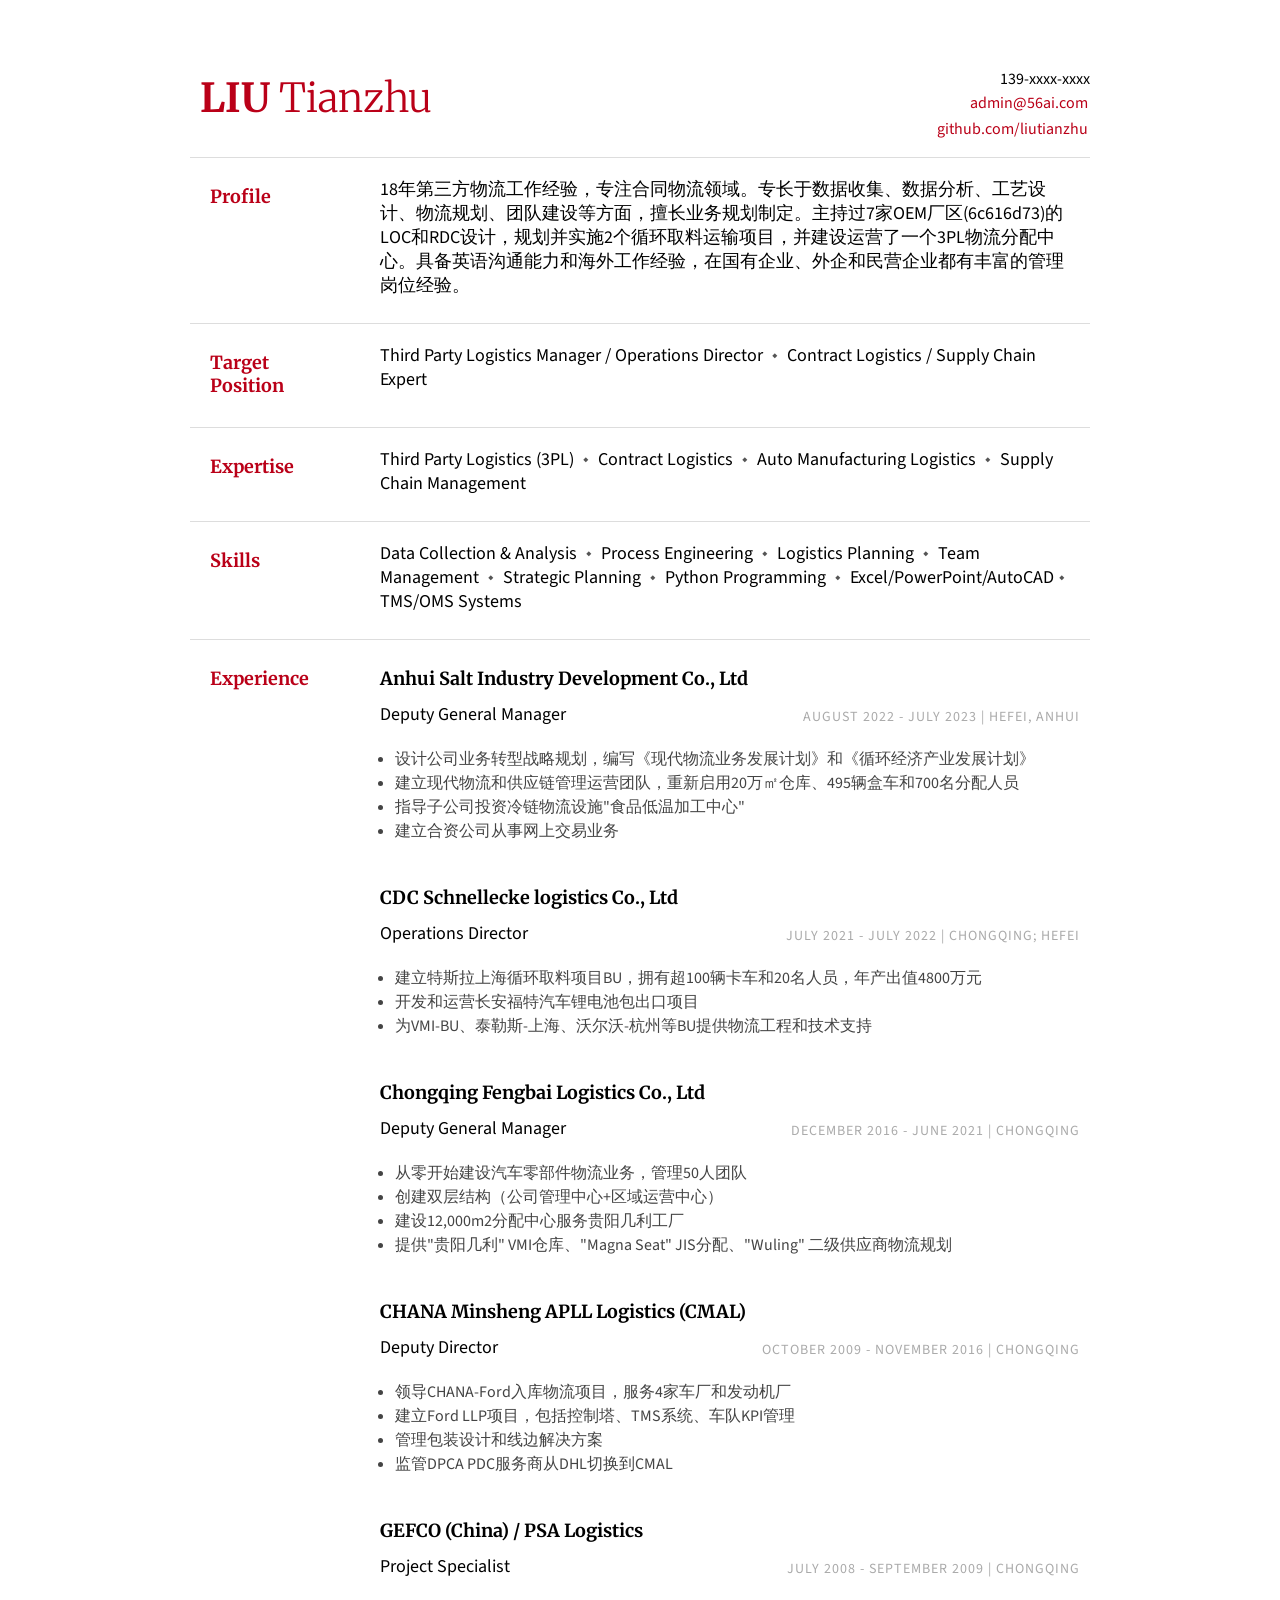
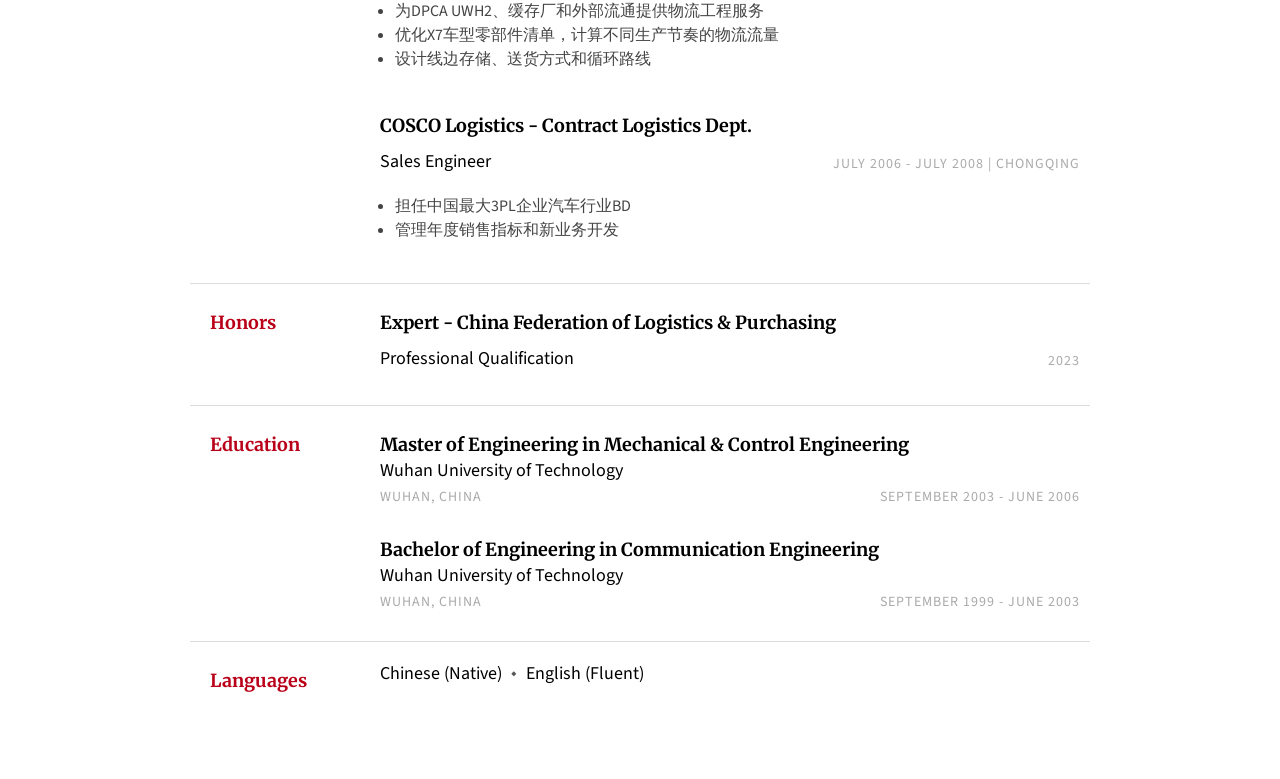
<file: index.html>
<!doctype html>
<html lang="zh-CN">

<head>
    <meta charset="UTF-8">
    <title>liutianzhu - 个人简历</title>
    <link rel="stylesheet" href="style.css">
    <link href="https://fonts.googleapis.com/css?family=Merriweather:300,400,700|Source+Sans+Pro:400,400i"
        rel="stylesheet">
</head>

<body>
    <div class="page">
        <!-- 姓名和联系方式 -->
        <div class="section row">
            <h1 class="col"><span style="font-weight:700">LIU</span> Tianzhu</h1>
            <div class="contact-info col-right">
                <div>139-xxxx-xxxx</div>
                <div><a href="mailto:admin@56ai.com">admin@56ai.com</a></div>
                <div><a href="https://github.com/liutianzhu">github.com/liutianzhu</a></div>
            </div>
        </div>

        <!-- 个人简述 -->
        <div class="section row">
            <h2 class="col">Profile</h2>
            <div class="section-text col-right">
                18年第三方物流工作经验，专注合同物流领域。专长于数据收集、数据分析、工艺设计、物流规划、团队建设等方面，擅长业务规划制定。主持过7家OEM厂区(6c616d73)的LOC和RDC设计，规划并实施2个循环取料运输项目，并建设运营了一个3PL物流分配中心。具备英语沟通能力和海外工作经验，在国有企业、外企和民营企业都有丰富的管理岗位经验。
            </div>
        </div>

        <!-- 求职意向 -->
        <div class="section row">
            <h2 class="col">Target Position</h2>
            <div class="section-text col-right">
                <span class="key">Third Party Logistics Manager / Operations Director</span>
                <span class="key">Contract Logistics / Supply Chain Expert</span>
            </div>
        </div>

        <!-- 专业领域 -->
        <div class="section row">
            <h2 class="col">Expertise</h2>
            <div class="section-text col-right">
                <span class="key">Third Party Logistics (3PL)</span>
                <span class="key">Contract Logistics</span>
                <span class="key">Auto Manufacturing Logistics</span>
                <span class="key">Supply Chain Management</span>
            </div>
        </div>

        <!-- 技能专长 -->
        <div class="section row">
            <h2 class="col">Skills</h2>
            <div class="section-text col-right">
                <span class="key">Data Collection & Analysis</span>
                <span class="key">Process Engineering</span>
                <span class="key">Logistics Planning</span>
                <span class="key">Team Management</span>
                <span class="key">Strategic Planning</span>
                <span class="key">Python Programming</span>
                <span class="key">Excel/PowerPoint/AutoCAD</span>
                <span class="key">TMS/OMS Systems</span>
            </div>
        </div>

        <!-- 工作经历 -->
        <div class="section row">
            <h2 class="col">Experience</h2>
            
            <div class="section-text col-right">
                <div class="row">
                    <div class="col">
                        <h3>Anhui Salt Industry Development Co., Ltd</h3>
                    </div>
                </div>
                <div class="row subsection">
                    <div class="emph col">Deputy General Manager</div>
                    <div class="col-right light">August 2022 - July 2023 | Hefei, Anhui</div>
                </div>
                <ul class="desc">
                    <li>设计公司业务转型战略规划，编写《现代物流业务发展计划》和《循环经济产业发展计划》</li>
                    <li>建立现代物流和供应链管理运营团队，重新启用20万㎡仓库、495辆盒车和700名分配人员</li>
                    <li>指导子公司投资冷链物流设施"食品低温加工中心"</li>
                    <li>建立合资公司从事网上交易业务</li>
                </ul>
            </div>

            <div class="section-text col-right">
                <div class="row">
                    <div class="col">
                        <h3>CDC Schnellecke logistics Co., Ltd</h3>
                    </div>
                </div>
                <div class="row subsection">
                    <div class="emph col">Operations Director</div>
                    <div class="col-right light">July 2021 - July 2022 | Chongqing; Hefei</div>
                </div>
                <ul class="desc">
                    <li>建立特斯拉上海循环取料项目BU，拥有超100辆卡车和20名人员，年产出值4800万元</li>
                    <li>开发和运营长安福特汽车锂电池包出口项目</li>
                    <li>为VMI-BU、泰勒斯-上海、沃尔沃-杭州等BU提供物流工程和技术支持</li>
                </ul>
            </div>

            <div class="section-text col-right">
                <div class="row">
                    <div class="col">
                        <h3>Chongqing Fengbai Logistics Co., Ltd</h3>
                    </div>
                </div>
                <div class="row subsection">
                    <div class="emph col">Deputy General Manager</div>
                    <div class="col-right light">December 2016 - June 2021 | Chongqing</div>
                </div>
                <ul class="desc">
                    <li>从零开始建设汽车零部件物流业务，管理50人团队</li>
                    <li>创建双层结构（公司管理中心+区域运营中心）</li>
                    <li>建设12,000m2分配中心服务贵阳几利工厂</li>
                    <li>提供"贵阳几利" VMI仓库、"Magna Seat" JIS分配、"Wuling" 二级供应商物流规划</li>
                </ul>
            </div>

            <div class="section-text col-right">
                <div class="row">
                    <div class="col">
                        <h3>CHANA Minsheng APLL Logistics (CMAL)</h3>
                    </div>
                </div>
                <div class="row subsection">
                    <div class="emph col">Deputy Director</div>
                    <div class="col-right light">October 2009 - November 2016 | Chongqing</div>
                </div>
                <ul class="desc">
                    <li>领导CHANA-Ford入库物流项目，服务4家车厂和发动机厂</li>
                    <li>建立Ford LLP项目，包括控制塔、TMS系统、车队KPI管理</li>
                    <li>管理包装设计和线边解决方案</li>
                    <li>监管DPCA PDC服务商从DHL切换到CMAL</li>
                </ul>
            </div>

            <div class="section-text col-right">
                <div class="row">
                    <div class="col">
                        <h3>GEFCO (China) / PSA Logistics</h3>
                    </div>
                </div>
                <div class="row subsection">
                    <div class="emph col">Project Specialist</div>
                    <div class="col-right light">July 2008 - September 2009 | Chongqing</div>
                </div>
                <ul class="desc">
                    <li>为DPCA UWH2、缓存厂和外部流通提供物流工程服务</li>
                    <li>优化X7车型零部件清单，计算不同生产节奏的物流流量</li>
                    <li>设计线边存储、送货方式和循环路线</li>
                </ul>
            </div>

            <div class="section-text col-right">
                <div class="row">
                    <div class="col">
                        <h3>COSCO Logistics - Contract Logistics Dept.</h3>
                    </div>
                </div>
                <div class="row subsection">
                    <div class="emph col">Sales Engineer</div>
                    <div class="col-right light">July 2006 - July 2008 | Chongqing</div>
                </div>
                <ul class="desc">
                    <li>担任中国最大3PL企业汽车行业BD</li>
                    <li>管理年度销售指标和新业务开发</li>
                </ul>
            </div>
        </div>

        <!-- 荣誉证书 -->
        <div class="section row">
            <h2 class="col">Honors</h2>
            <div class="section-text col-right">
                <div class="row">
                    <div class="col">
                        <h3>Expert - China Federation of Logistics & Purchasing</h3>
                    </div>
                </div>
                <div class="row subsection">
                    <div class="emph col">Professional Qualification</div>
                    <div class="col-right light">2023</div>
                </div>
            </div>
        </div>

        <!-- 教育背景 -->
        <div class="section row">
            <h2 class="col">Education</h2>
            <div class="section-text col-right">
                <h3><span class="emph">Master of Engineering</span> in Mechanical & Control Engineering</h3>
                <div>Wuhan University of Technology</div>
                <div class="row">
                    <div class="col light">Wuhan, China</div>
                    <div class="col-right light">September 2003 - June 2006</div>
                </div>
            </div>
            <div class="section-text col-right">
                <h3><span class="emph">Bachelor of Engineering</span> in Communication Engineering</h3>
                <div>Wuhan University of Technology</div>
                <div class="row">
                    <div class="col light">Wuhan, China</div>
                    <div class="col-right light">September 1999 - June 2003</div>
                </div>
            </div>
        </div>

        <!-- 语言能力 -->
        <div class="section row">
            <h2 class="col">Languages</h2>
            <div class="section-text col-right">
                <span class="key">Chinese (Native)</span>
                <span class="key">English (Fluent)</span>
            </div>
        </div>

    </div>
</body>
</html>
</file>
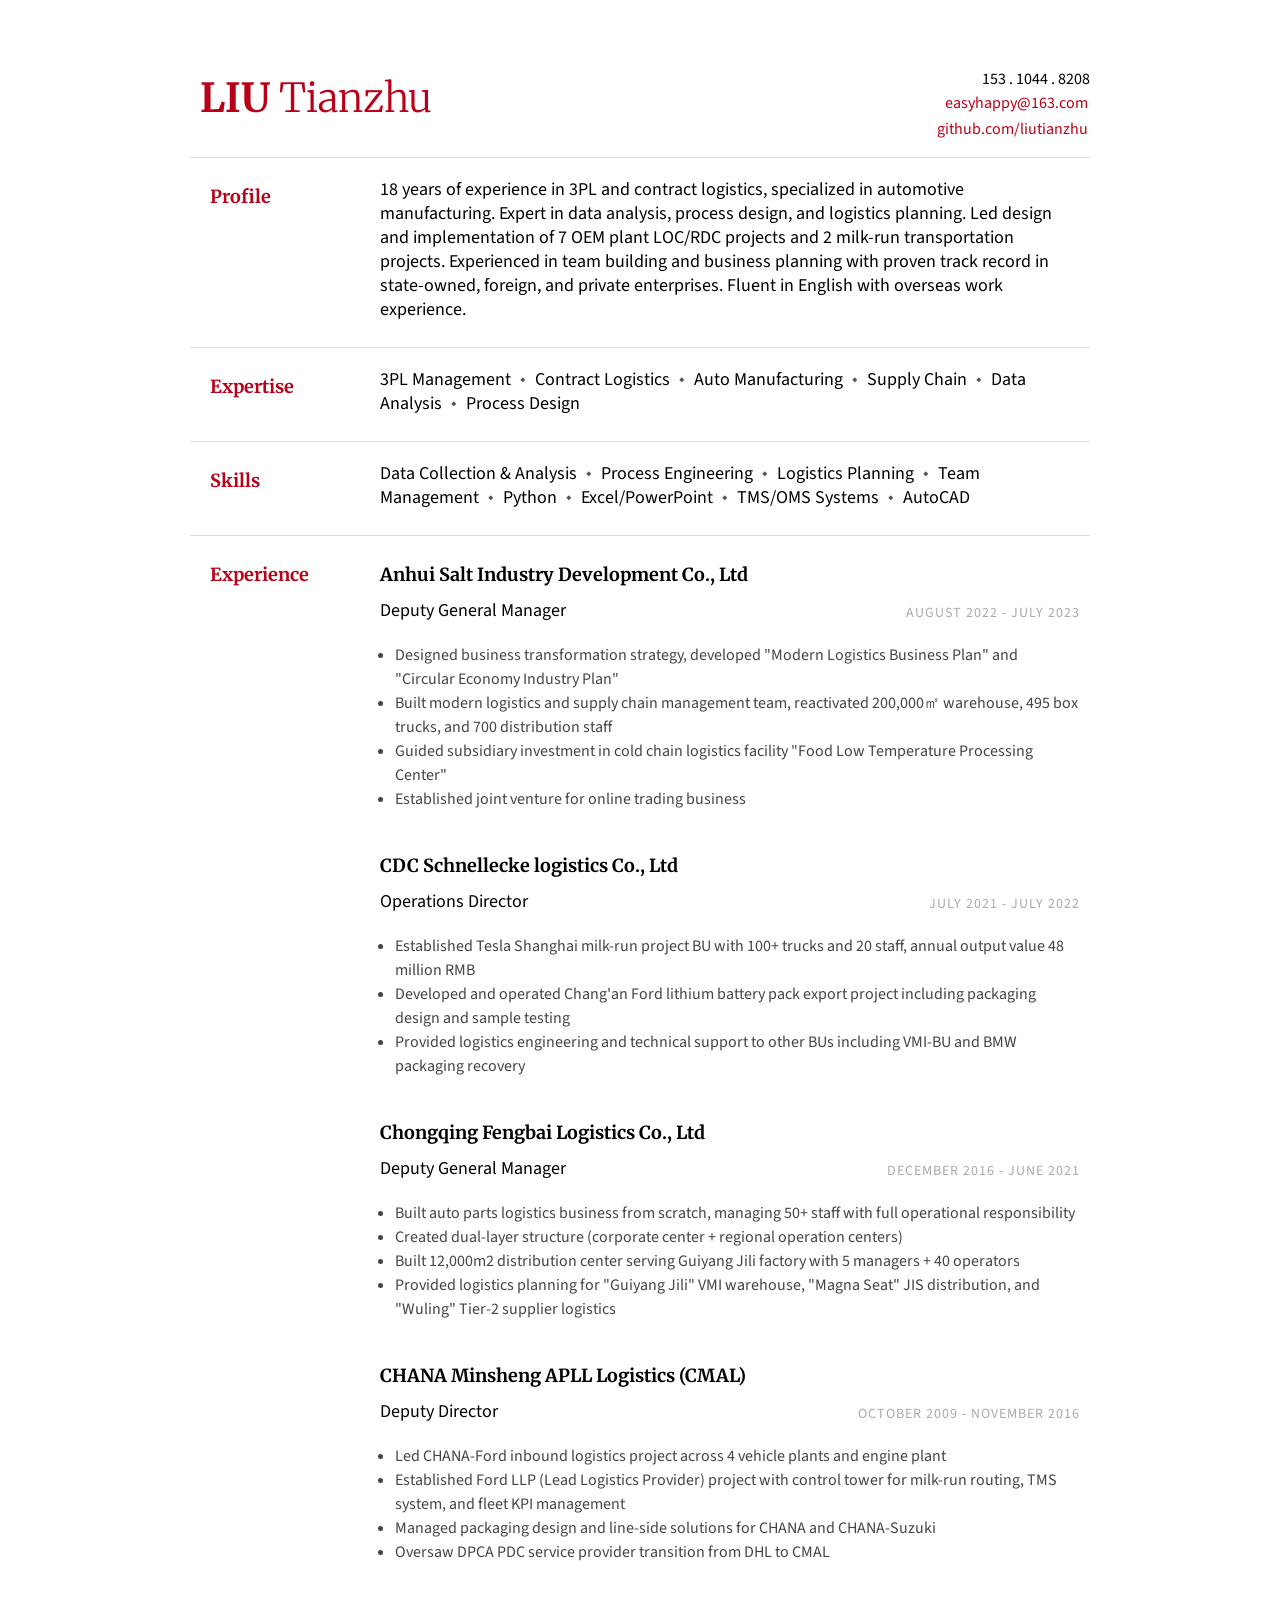
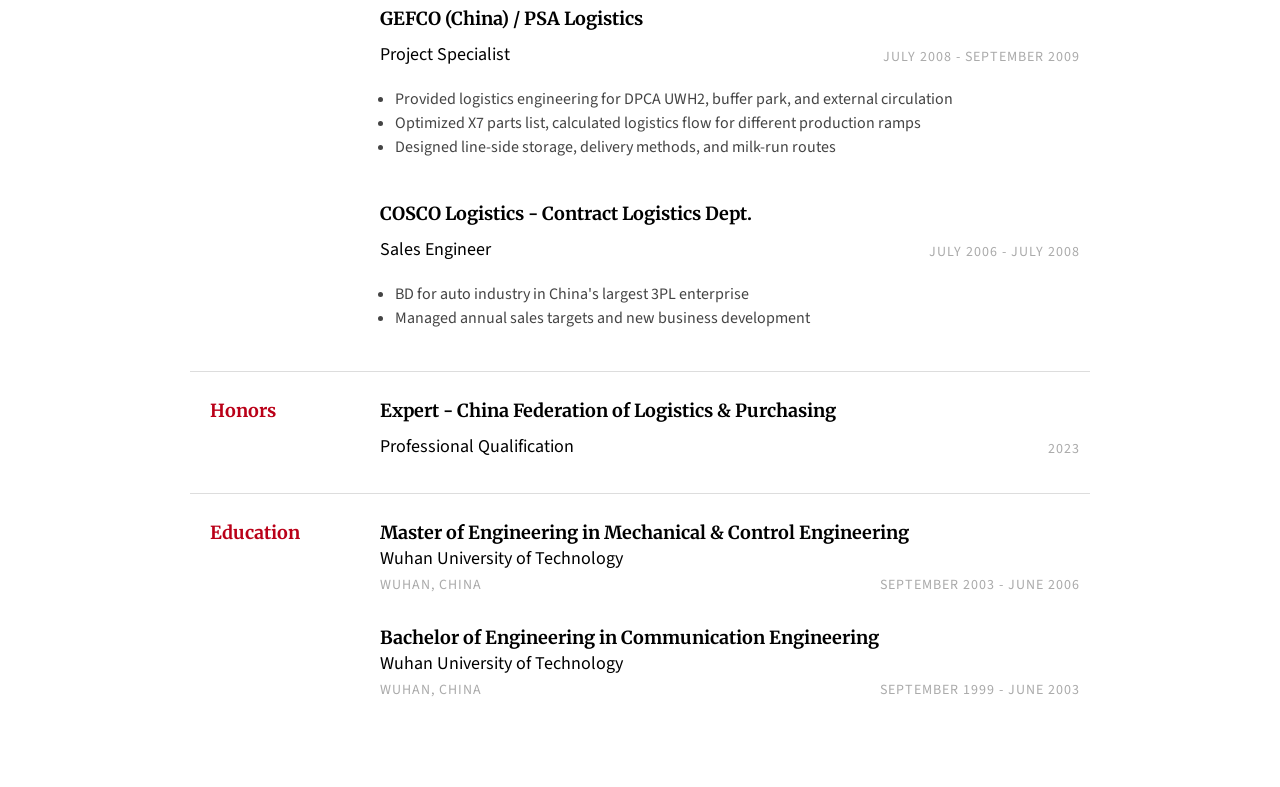
<file: resume/index.html>
<!doctype html>
<html lang="zh-CN">

<head>
    <meta charset="UTF-8">
    <title>LIU Tianzhu - Resume</title>
    <link rel="stylesheet" href="style.css">
    <link href="https://fonts.googleapis.com/css?family=Merriweather:300,400,700|Source+Sans+Pro:400,400i"
        rel="stylesheet">
</head>

<body>
    <div class="page">
        <!-- 姓名和联系方式 -->
        <div class="section row">
            <h1 class="col"><span style="font-weight:700">LIU</span> Tianzhu</h1>
            <div class="contact-info col-right">
                <div>153 . 1044 . 8208</div>
                <div><a href="mailto:easyhappy@163.com">easyhappy@163.com</a></div>
                <div><a href="https://github.com/liutianzhu">github.com/liutianzhu</a></div>
            </div>
        </div>

        <!-- 个人简述 - 移动到第一段 -->
        <div class="section row">
            <h2 class="col">Profile</h2>
            <div class="section-text col-right">
                18 years of experience in 3PL and contract logistics, specialized in automotive manufacturing. 
                Expert in data analysis, process design, and logistics planning. Led design and implementation 
                of 7 OEM plant LOC/RDC projects and 2 milk-run transportation projects. Experienced in team 
                building and business planning with proven track record in state-owned, foreign, and private 
                enterprises. Fluent in English with overseas work experience.
            </div>
        </div>

        <!-- 专业领域 -->
        <div class="section row">
            <h2 class="col">Expertise</h2>
            <div class="section-text col-right">
                <span class="key">3PL Management</span>
                <span class="key">Contract Logistics</span>
                <span class="key">Auto Manufacturing</span>
                <span class="key">Supply Chain</span>
                <span class="key">Data Analysis</span>
                <span class="key">Process Design</span>
            </div>
        </div>

        <!-- 技能 -->
        <div class="section row">
            <h2 class="col">Skills</h2>
            <div class="section-text col-right">
                <span class="key">Data Collection & Analysis</span>
                <span class="key">Process Engineering</span>
                <span class="key">Logistics Planning</span>
                <span class="key">Team Management</span>
                <span class="key">Python</span>
                <span class="key">Excel/PowerPoint</span>
                <span class="key">TMS/OMS Systems</span>
                <span class="key">AutoCAD</span>
            </div>
        </div>

        <!-- 工作经历 -->
        <div class="section row">
            <h2 class="col">Experience</h2>
            
            <div class="section-text col-right">
                <div class="row">
                    <div class="col">
                        <h3>Anhui Salt Industry Development Co., Ltd</h3>
                    </div>
                </div>
                <div class="row subsection">
                    <div class="emph col">Deputy General Manager</div>
                    <div class="col-right light">August 2022 - July 2023</div>
                </div>
                <ul class="desc">
                    <li>Designed business transformation strategy, developed "Modern Logistics Business Plan" and "Circular Economy Industry Plan"</li>
                    <li>Built modern logistics and supply chain management team, reactivated 200,000㎡ warehouse, 495 box trucks, and 700 distribution staff</li>
                    <li>Guided subsidiary investment in cold chain logistics facility "Food Low Temperature Processing Center"</li>
                    <li>Established joint venture for online trading business</li>
                </ul>
            </div>

            <div class="section-text col-right">
                <div class="row">
                    <div class="col">
                        <h3>CDC Schnellecke logistics Co., Ltd</h3>
                    </div>
                </div>
                <div class="row subsection">
                    <div class="emph col">Operations Director</div>
                    <div class="col-right light">July 2021 - July 2022</div>
                </div>
                <ul class="desc">
                    <li>Established Tesla Shanghai milk-run project BU with 100+ trucks and 20 staff, annual output value 48 million RMB</li>
                    <li>Developed and operated Chang'an Ford lithium battery pack export project including packaging design and sample testing</li>
                    <li>Provided logistics engineering and technical support to other BUs including VMI-BU and BMW packaging recovery</li>
                </ul>
            </div>

            <div class="section-text col-right">
                <div class="row">
                    <div class="col">
                        <h3>Chongqing Fengbai Logistics Co., Ltd</h3>
                    </div>
                </div>
                <div class="row subsection">
                    <div class="emph col">Deputy General Manager</div>
                    <div class="col-right light">December 2016 - June 2021</div>
                </div>
                <ul class="desc">
                    <li>Built auto parts logistics business from scratch, managing 50+ staff with full operational responsibility</li>
                    <li>Created dual-layer structure (corporate center + regional operation centers)</li>
                    <li>Built 12,000m2 distribution center serving Guiyang Jili factory with 5 managers + 40 operators</li>
                    <li>Provided logistics planning for "Guiyang Jili" VMI warehouse, "Magna Seat" JIS distribution, and "Wuling" Tier-2 supplier logistics</li>
                </ul>
            </div>

            <div class="section-text col-right">
                <div class="row">
                    <div class="col">
                        <h3>CHANA Minsheng APLL Logistics (CMAL)</h3>
                    </div>
                </div>
                <div class="row subsection">
                    <div class="emph col">Deputy Director</div>
                    <div class="col-right light">October 2009 - November 2016</div>
                </div>
                <ul class="desc">
                    <li>Led CHANA-Ford inbound logistics project across 4 vehicle plants and engine plant</li>
                    <li>Established Ford LLP (Lead Logistics Provider) project with control tower for milk-run routing, TMS system, and fleet KPI management</li>
                    <li>Managed packaging design and line-side solutions for CHANA and CHANA-Suzuki</li>
                    <li>Oversaw DPCA PDC service provider transition from DHL to CMAL</li>
                </ul>
            </div>

            <div class="section-text col-right">
                <div class="row">
                    <div class="col">
                        <h3>GEFCO (China) / PSA Logistics</h3>
                    </div>
                </div>
                <div class="row subsection">
                    <div class="emph col">Project Specialist</div>
                    <div class="col-right light">July 2008 - September 2009</div>
                </div>
                <ul class="desc">
                    <li>Provided logistics engineering for DPCA UWH2, buffer park, and external circulation</li>
                    <li>Optimized X7 parts list, calculated logistics flow for different production ramps</li>
                    <li>Designed line-side storage, delivery methods, and milk-run routes</li>
                </ul>
            </div>

            <div class="section-text col-right">
                <div class="row">
                    <div class="col">
                        <h3>COSCO Logistics - Contract Logistics Dept.</h3>
                    </div>
                </div>
                <div class="row subsection">
                    <div class="emph col">Sales Engineer</div>
                    <div class="col-right light">July 2006 - July 2008</div>
                </div>
                <ul class="desc">
                    <li>BD for auto industry in China's largest 3PL enterprise</li>
                    <li>Managed annual sales targets and new business development</li>
                </ul>
            </div>
        </div>

        <!-- 荣誉奖项 -->
        <div class="section row">
            <h2 class="col">Honors</h2>
            <div class="section-text col-right">
                <div class="row">
                    <div class="col">
                        <h3>Expert - China Federation of Logistics & Purchasing</h3>
                    </div>
                </div>
                <div class="row subsection">
                    <div class="emph col">Professional Qualification</div>
                    <div class="col-right light">2023</div>
                </div>
            </div>
        </div>

        <!-- 教育背景 - 移动到最后 -->
        <div class="section row">
            <h2 class="col">Education</h2>
            <div class="section-text col-right">
                <h3><span class="emph">Master of Engineering</span> in Mechanical & Control Engineering</h3>
                <div>Wuhan University of Technology</div>
                <div class="row">
                    <div class="col light">Wuhan, China</div>
                    <div class="col-right light">September 2003 - June 2006</div>
                </div>
            </div>
            <div class="section-text col-right">
                <h3><span class="emph">Bachelor of Engineering</span> in Communication Engineering</h3>
                <div>Wuhan University of Technology</div>
                <div class="row">
                    <div class="col light">Wuhan, China</div>
                    <div class="col-right light">September 1999 - June 2003</div>
                </div>
            </div>
        </div>

    </div>
</body>
</html>
</file>
<file: style.css>
body { margin: 0;
      padding: 0;
      background-color: #fff;
      font-size: 12px;
      font-family: 'Source Sans Pro', sans-serif;
      -webkit-font-smoothing: subpixel-antialiased;
}
* { box-sizing: border-box;
    -moz-box-sizing: border-box;
}

/*
 Primary Rules
*/
h1 { font-weight: 300;
     margin: 5px 0 0;
     font-size: 40px;
     color:#ba0018;
     padding: 0 10px 10px;
     border-radius:2px;
    font-family: 'Merriweather', serif;
}
h2 { color: #ba0018;
     width: 150px;
     font-size: 18px;
     padding-left: 20px;
     padding-top: 12px;
     font-weight:700;
     font-family: 'Merriweather', serif;
}
h3 { font-size: 18px;
     font-weight: bold;
     margin-bottom: 0;
     line-height: 28px;
     font-family: 'Merriweather', serif;
}
h2, h3 { margin-top: 5px }
a { color: #ba0018;
    display: inline-block;
    text-decoration: none;
    padding:2px 4px;
    border-radius:2px;
    margin-right:-2px;
}
a:hover {
  background-color:#ba0018;
  color:#fff;
}
.key:first-child { margin-left: 0 }
.key { margin: 0 10px;
       position: relative;
}
.key::before { content: '◆';
               position: absolute;
               left: -15px;
               color: #555;
               font-size: 7pt;
}
.key:first-child::before { content: '' }
.section { border-bottom: 1px solid #ddd;
           padding: 10px 0 15px;
}
.section:last-child { border: none }
.section-text { width: 80%;
                font-size: 18px;
                line-height: 24px;
                margin: 10px 0 10px;
                padding: 0 10px;
}
.subsection { margin: 10px 0 5px }
.desc { font-size: 16px; font-family: 'Source Sans Pro', sans-serif; color:#444;}
.contact-info { font-size: 16px;
                text-align: right;
}
.light { color: #aaa;letter-spacing:1px;
         font-size: 14px;
         line-height:28px;
         font-family: 'Source Sans Pro', sans-serif;
         text-transform:uppercase;
}
ul{
  padding-left:15px;
}

ul.skills{
  float:left;
  width:30%;
  padding-left:0px;
  margin: 0 20px 0 0;
}

ul.skills li{
  list-style: none;
  font-size:16px;
  margin-bottom:10px;
}

ul.skills li:last-child{
  margin:0;
}

/*
 Float Rules
*/
.row:before, .row:after { content: "";
                          display: table;
}
.row:after { clear: both }
.col { float: left }
.col-right { float: right }

/*
 Page Rules
*/
.page { width: 1000px;
        min-height: 29.7cm;
        margin: 1cm auto;

        background: white;
        padding: 20px 50px;
}
.subpage { padding: 1cm;
           border: 1px red solid;
           height: 297mm;
}

@page { size: A4;
        margin: 0;
}

@media print {
    .page { margin: 0;
            border: initial;
            border-radius: initial;
            width: initial;
            min-height: initial;
            box-shadow: initial;
            background: initial;
            page-break-after: always;
    }
    .page-break{
      page-break-before: always;
      padding-top:30px;
    }

    body { font-size: 12pt;}
    h1{
      font-size: 23pt;
    }

    h2{
      font-size:10pt;
      width: 3cm;
      padding-left: 10px;
    }

    h3 { font-size: 10pt; line-height:11pt}

    .section-text { font-size: 9pt; line-height: 14pt; }

    .light { font-size: 7.5pt; line-height:12pt; color:#ddd; }
    
    .page { width: 21cm }
    ul {margin:5px 0 0}
    .section { padding: 5px 0 8px }
    .section-text { width: 15cm; margin: 5px 0 5px;}
    .subsection { margin: 5px 0 0 }
    .desc { font-size: 9pt }
    
    .contact-info { font-size: 9pt}
    
    ul.skills{margin: 0 10px 0 0;}
    ul.skills li{ font-size: 9pt; margin-bottom:0}

}
</file>
<file: resume/style.css>
body { margin: 0;
      padding: 0;
      background-color: #fff;
      font-size: 12px;
      font-family: 'Source Sans Pro', sans-serif;
      -webkit-font-smoothing: subpixel-antialiased;
}
* { box-sizing: border-box;
    -moz-box-sizing: border-box;
}

/*
 Primary Rules
*/
h1 { font-weight: 300;
     margin: 5px 0 0;
     font-size: 40px;
     color:#ba0018;
     padding: 0 10px 10px;
     border-radius:2px;
    font-family: 'Merriweather', serif;
}
h2 { color: #ba0018;
     width: 150px;
     font-size: 18px;
     padding-left: 20px;
     padding-top: 12px;
     font-weight:700;
     font-family: 'Merriweather', serif;
}
h3 { font-size: 18px;
     font-weight: bold;
     margin-bottom: 0;
     line-height: 28px;
     font-family: 'Merriweather', serif;
}
h2, h3 { margin-top: 5px }
a { color: #ba0018;
    display: inline-block;
    text-decoration: none;
    padding:2px 4px;
    border-radius:2px;
    margin-right:-2px;
}
a:hover {
  background-color:#ba0018;
  color:#fff;
}
.key:first-child { margin-left: 0 }
.key { margin: 0 10px;
       position: relative;
}
.key::before { content: '◆';
               position: absolute;
               left: -15px;
               color: #555;
               font-size: 7pt;
}
.key:first-child::before { content: '' }
.section { border-bottom: 1px solid #ddd;
           padding: 10px 0 15px;
}
.section:last-child { border: none }
.section-text { width: 80%;
                font-size: 18px;
                line-height: 24px;
                margin: 10px 0 10px;
                padding: 0 10px;
}
.subsection { margin: 10px 0 5px }
.desc { font-size: 16px; font-family: 'Source Sans Pro', sans-serif; color:#444;}
.contact-info { font-size: 16px;
                text-align: right;
}
.light { color: #aaa;letter-spacing:1px;
         font-size: 14px;
         line-height:28px;
         font-family: 'Source Sans Pro', sans-serif;
         text-transform:uppercase;
}
ul{
  padding-left:15px;
}

ul.skills{
  float:left;
  width:30%;
  padding-left:0px;
  margin: 0 20px 0 0;
}

ul.skills li{
  list-style: none;
  font-size:16px;
  margin-bottom:10px;
}

ul.skills li:last-child{
  margin:0;
}

/*
 Float Rules
*/
.row:before, .row:after { content: "";
                          display: table;
}
.row:after { clear: both }
.col { float: left }
.col-right { float: right }

/*
 Page Rules
*/
.page { width: 1000px;
        min-height: 29.7cm;
        margin: 1cm auto;

        background: white;
        padding: 20px 50px;
}
.subpage { padding: 1cm;
           border: 1px red solid;
           height: 297mm;
}

@page { size: A4;
        margin: 0;
}

@media print {
    .page { margin: 0;
            border: initial;
            border-radius: initial;
            width: initial;
            min-height: initial;
            box-shadow: initial;
            background: initial;
            page-break-after: always;
    }
    .page-break{
      page-break-before: always;
      padding-top:30px;
    }

    body { font-size: 12pt;}
    h1{
      font-size: 23pt;
    }

    h2{
      font-size:10pt;
      width: 3cm;
      padding-left: 10px;
    }

    h3 { font-size: 10pt; line-height:11pt}

    .section-text { font-size: 9pt; line-height: 14pt; }

    .light { font-size: 7.5pt; line-height:12pt; color:#ddd; }
    
    .page { width: 21cm }
    ul {margin:5px 0 0}
    .section { padding: 5px 0 8px }
    .section-text { width: 15cm; margin: 5px 0 5px;}
    .subsection { margin: 5px 0 0 }
    .desc { font-size: 9pt }
    
    .contact-info { font-size: 9pt}
    
    ul.skills{margin: 0 10px 0 0;}
    ul.skills li{ font-size: 9pt; margin-bottom:0}

}
</file>
